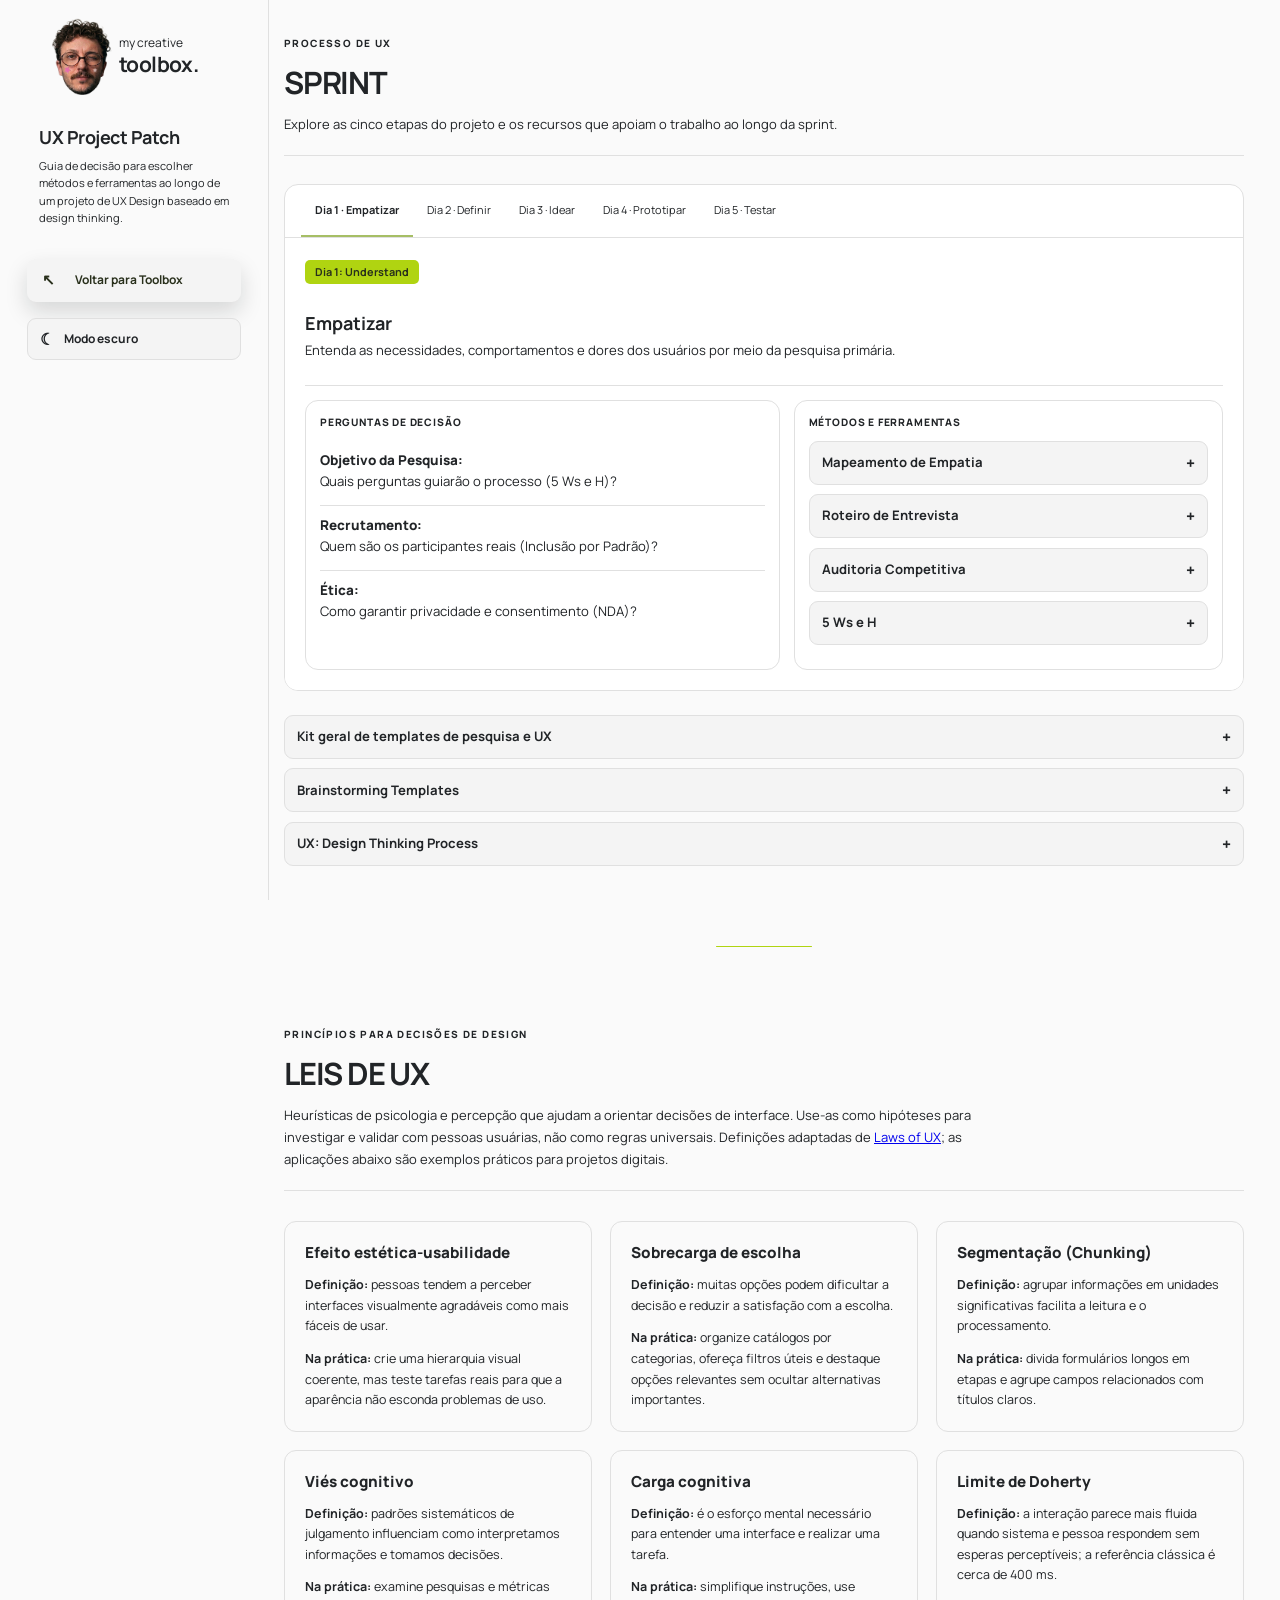
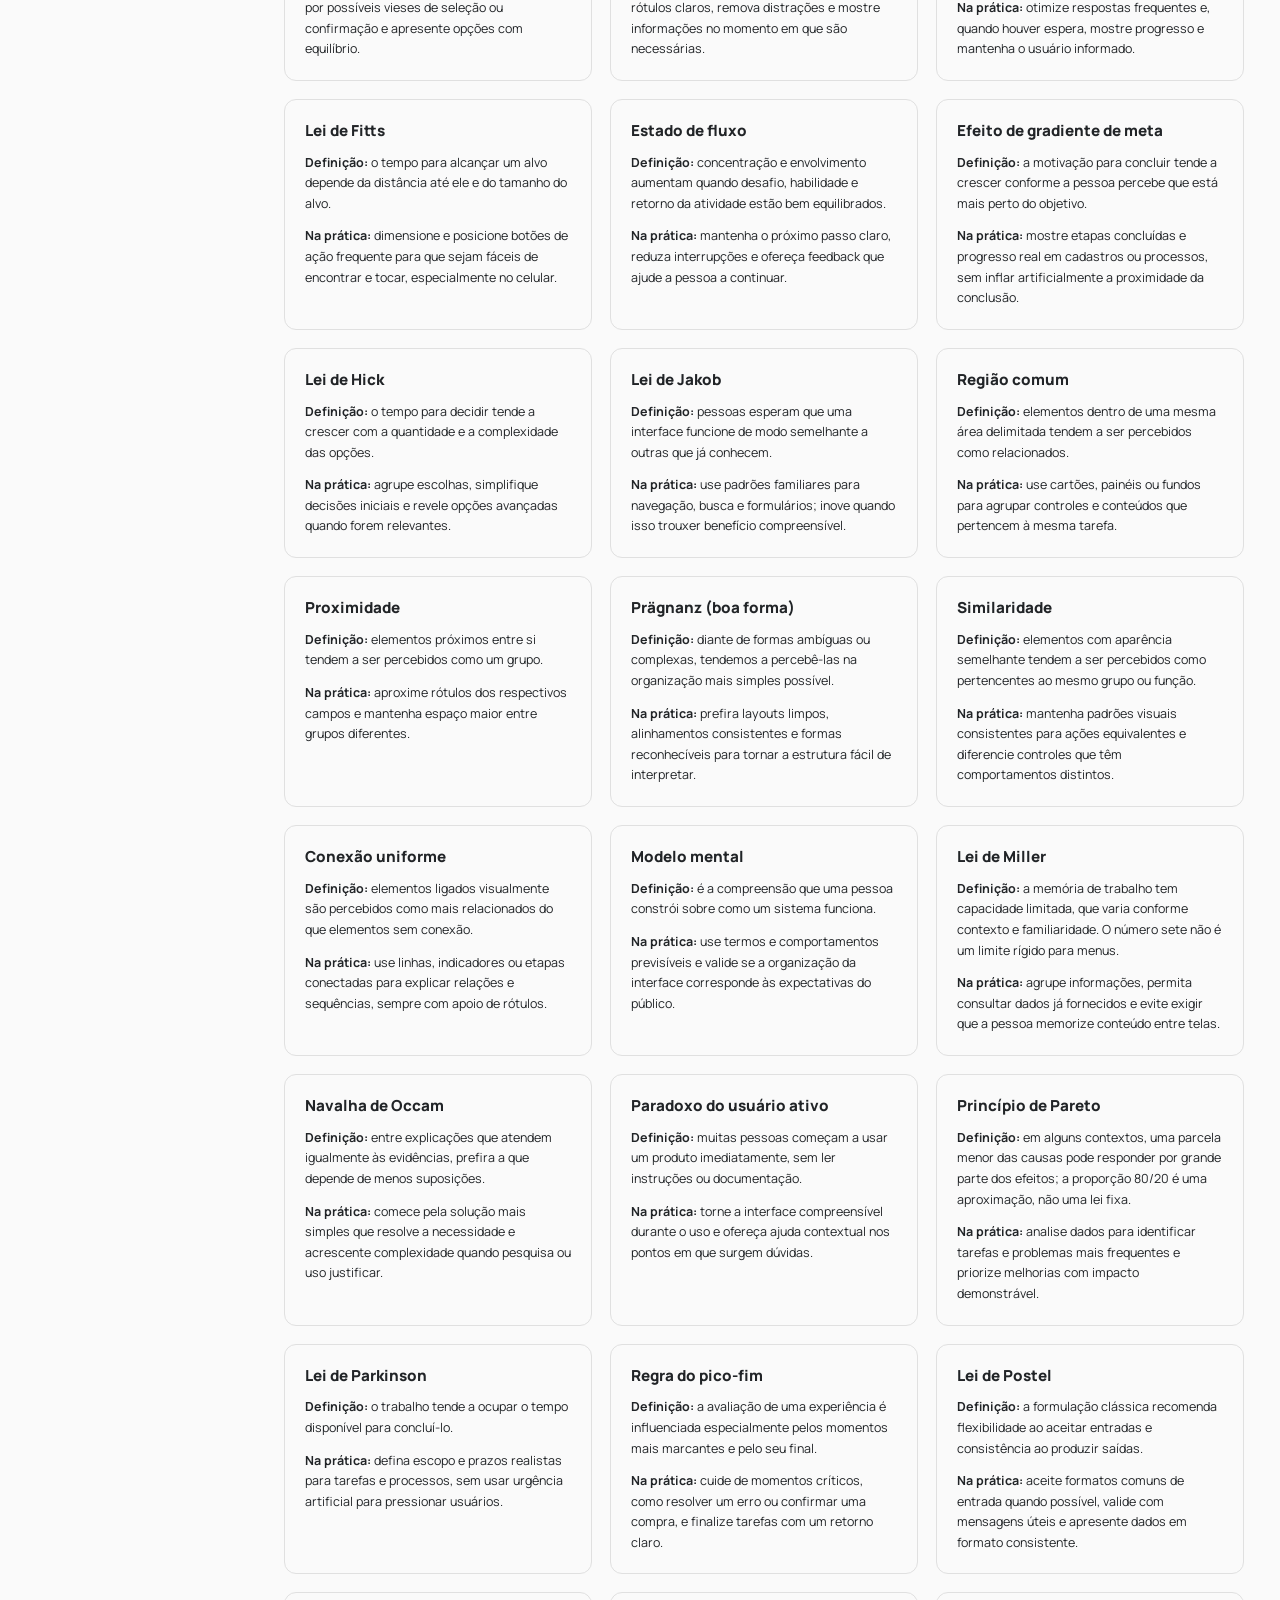
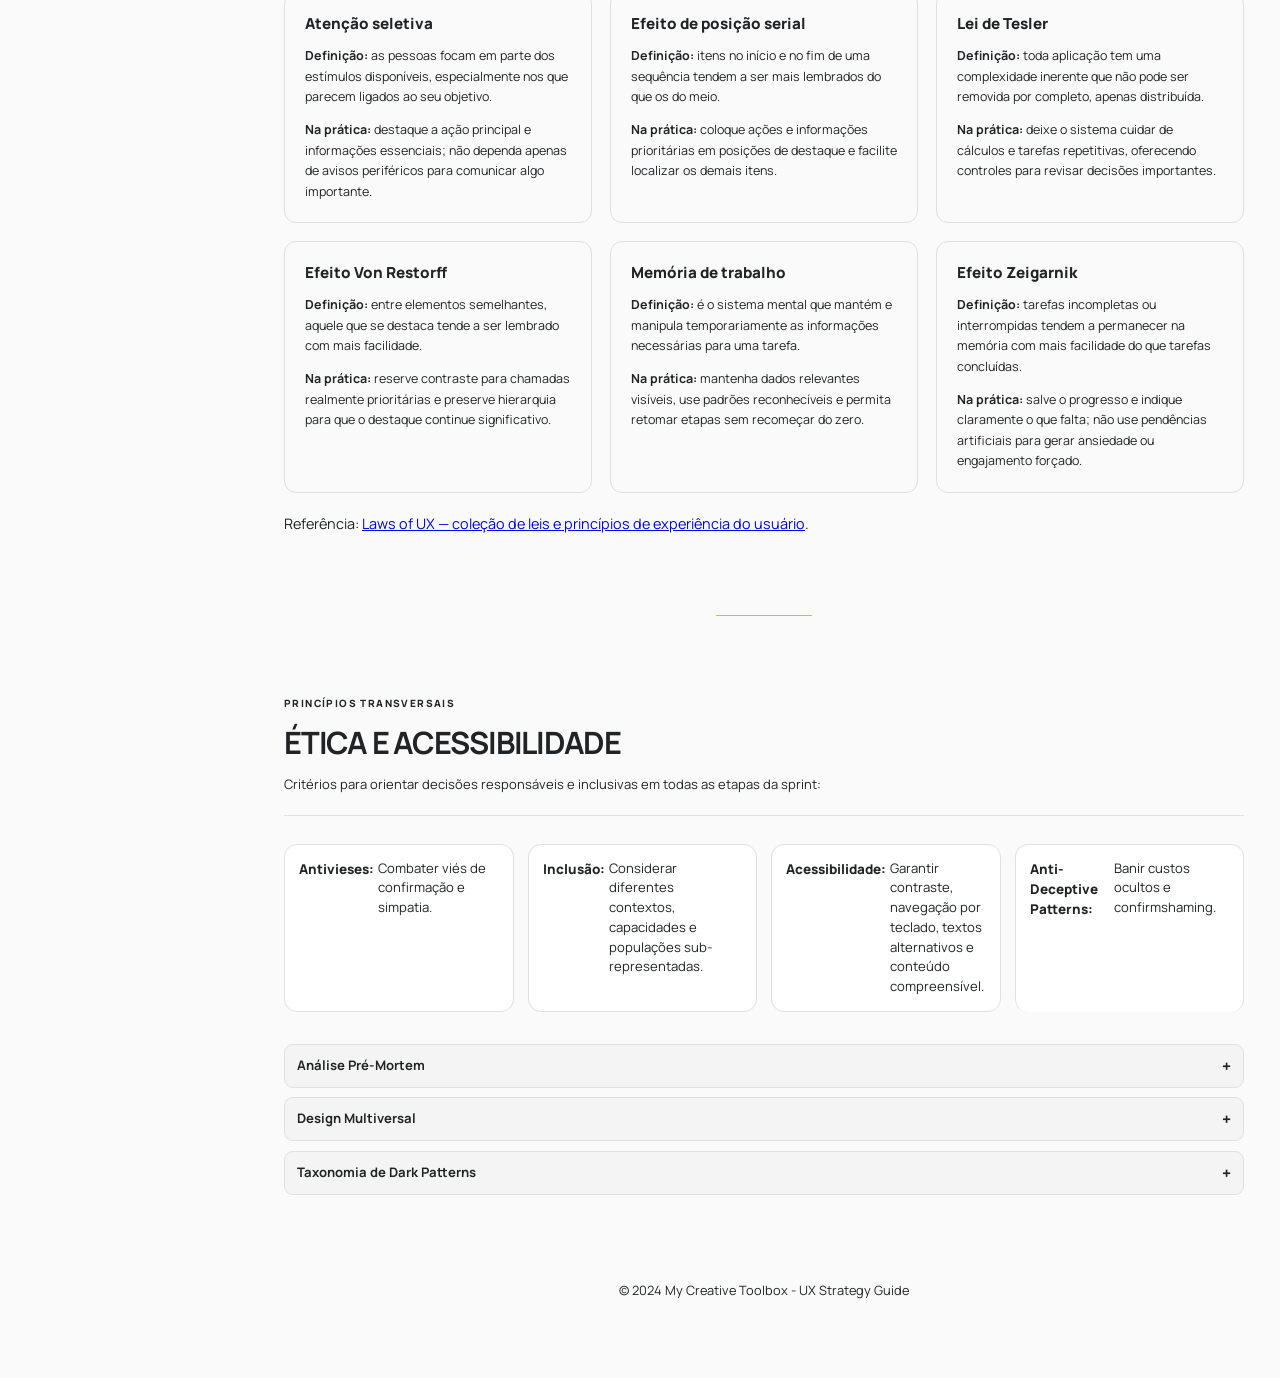
<file: uxpatch.html>
﻿<!DOCTYPE html>
<html lang="pt-br">
<head>
    <meta charset="UTF-8">
    <meta name="viewport" content="width=device-width, initial-scale=1.0">
    <title>Toolbox</title>
    <link rel="icon" type="image/png" href="assets/icon-aba-navegador.png">
    <link rel="preconnect" href="https://fonts.googleapis.com">
    <link rel="preconnect" href="https://fonts.gstatic.com" crossorigin>
    <link href="https://fonts.googleapis.com/css2?family=DM+Serif+Display&family=Manrope:wght@400;600;700;800&display=swap" rel="stylesheet">
    <style>
        :root {
            /* Sync with style.css */
            --bg-color: #fafbf8;
            --bg-card: #FFFFFF;
            --text-main: #212427;
            --text-muted: #7d837a;
            --border-color: #e0e3da;
            --panel-soft: #eef0e8;
            --accent: #d8f571;
            --accent-blue: #d8f571;
            --accent-pink: #d8f571;
            --accent-orange: #d8f571;
            --accent-green: #d8f571;
            --day1: #d8f571;
            --day2: #d8f571;
            --day3: #d8f571;
            --day4: #d8f571;
            --day5: #d8f571;
            --font-main: 'Manrope', sans-serif;
            --font-serif: 'DM Serif Display', serif;
            --card-shadow: 0 4px 12px rgba(0, 0, 0, 0.05);
            --radius: 12px;
            --section-gap: 56px;
        }

        body.dark-theme {
            color-scheme: dark;
            --bg-color: #1A1A1A;
            --bg-card: #212427;
            --text-main: #FFFFFF;
            --text-muted: #CCCCCC;
            --border-color: rgba(255, 255, 255, 0.1);
            --panel-soft: #2B2F32;
            --card-shadow: 0 4px 12px rgba(0, 0, 0, 0.5);
        }

        body {
            font-family: var(--font-main);
            background-color: var(--bg-color);
            color: var(--text-main);
            margin: 0;
            line-height: 1.5;
            transition: background-color 0.3s ease;
        }

        body::before {
            content: '';
            position: fixed;
            top: 0; left: 0; width: 100%; height: 100%;
            background-image: url('assets/bg2.jpg');
            background-size: cover;
            background-position: center;
            opacity: 0.05;
            pointer-events: none;
            z-index: -1;
        }

        /* Glassmorphism Navbar */
        .navbar {
            position: fixed;
            top: 0; width: 100%; height: 64px;
            background: rgba(255, 255, 255, 0.7);
            backdrop-filter: blur(20px);
            -webkit-backdrop-filter: blur(20px);
            border-bottom: 1px solid var(--border-color);
            z-index: 2000;
            display: flex;
            align-items: center;
            justify-content: center;
        }

        body.dark-theme .navbar {
            background: rgba(28, 28, 30, 0.7);
        }

        .nav-content {
            width: 100%;
            max-width: 1100px;
            display: flex;
            justify-content: space-between;
            padding: 0 2rem;
        }

        .back-link {
            text-decoration: none;
            color: var(--accent-blue);
            font-weight: 700;
            font-size: 0.8rem;
            text-transform: uppercase;
        }

        header {
            padding: 8rem 2rem 4rem;
            text-align: center;
        }

        header h1 {
            font-family: var(--font-serif);
            font-size: 3.5rem;
            margin-bottom: 0.5rem;
        }

        .container {
            max-width: 1100px;
            margin: 0 auto;
            padding: 2rem;
        }

        /* Floating Action Nav */
        .nav-sprint {
            display: flex;
            flex-wrap: wrap;
            justify-content: center;
            gap: 1rem;
            position: sticky;
            top: 1rem;
            z-index: 100;
            margin-bottom: 3rem;
        }

        .nav-link {
            background: var(--bg-card);
            padding: 0.75rem 1.4rem;
            border-radius: 20px;
            text-decoration: none;
            color: var(--text-muted);
            font-weight: 700;
            font-size: 0.7rem;
            text-transform: uppercase;
            letter-spacing: 0.05em;
            box-shadow: var(--card-shadow);
            transition: all 0.3s ease;
            border: 1px solid var(--border-color);
        }

        .nav-link:hover { 
            transform: translateY(-3px); 
            border-color: var(--nav-accent, var(--accent-blue)); 
            color: var(--nav-accent, var(--accent-blue));
            box-shadow: 0 8px 20px rgba(16, 17, 18, 0.08);
        }

        .nav-sprint .nav-link:nth-child(4n + 1) { --nav-accent: var(--accent-green); }
        .nav-sprint .nav-link:nth-child(4n + 2) { --nav-accent: var(--accent-blue); }
        .nav-sprint .nav-link:nth-child(4n + 3) { --nav-accent: var(--accent-orange); }
        .nav-sprint .nav-link:nth-child(4n) { --nav-accent: var(--accent-pink); }

        section {
            background: var(--bg-card);
            border-radius: var(--radius);
            padding: 2.5rem;
            margin-bottom: 4rem;
            border: 1px solid var(--border-color);
            box-shadow: var(--card-shadow);
        }

        .phase-badge {
            display: inline-block;
            padding: 0.4rem 1rem;
            border-radius: 8px;
            color: #FFFFFF;
            font-weight: 800;
            font-size: 0.7rem;
            text-transform: uppercase;
            margin-bottom: 1rem;
        }

        h2 { 
            font-family: var(--font-serif);
            font-size: 2.2rem; 
            margin: 0.5rem 0; 
            letter-spacing: -0.01em; }

        .grid {
            display: grid;
            grid-template-columns: 1.1fr 0.9fr;
            gap: 2.5rem;
        }

        @media (max-width: 850px) { .grid { grid-template-columns: 1fr; } }

        h3 { 
            font-size: 0.75rem; 
            text-transform: uppercase; 
            letter-spacing: 0.05em; 
            color: var(--text-muted);
            margin-bottom: 1.2rem;
            font-weight: 800;
        }

        .decision-item {
            padding: 0.8rem 0;
            border-bottom: 1px solid var(--border-color);
            font-size: 0.85rem;
            display: flex;
            align-items: center;
            gap: 0.8rem;
        }

        .decision-item:last-child { border-bottom: none; }

        .decision-content { flex: 1; }

        .decision-content strong { color: var(--text-main); font-weight: 700; }

        /* Tool Accordions (Dropdowns) */
        details {
            background: var(--bg-color);
            border-radius: 10px;
            margin-bottom: 0.6rem;
            border: 1px solid var(--border-color);
            transition: all 0.2s ease;
        }

        details[open] {
            background: var(--bg-card);
            box-shadow: var(--card-shadow);
        }

        summary {
            padding: 0.8rem 1rem;
            cursor: pointer;
            font-weight: 700;
            font-size: 0.8rem;
            list-style: none;
            display: flex;
            justify-content: space-between;
            align-items: center;
            color: var(--text-main);
            outline: none;
        }

        summary::-webkit-details-marker { display: none; }

        summary::after {
            content: '\2304'; /* Unicode down arrow */
            color: var(--text-muted);
            font-size: 1.2rem;
            transition: transform 0.2s ease;
        }

        details[open] summary::after {
            transform: rotate(180deg);
        }

        .tool-content {
            padding: 0 1rem 1rem 1rem;
            font-size: 0.75rem;
            line-height: 1.5;
            color: var(--text-muted);
        }

        .tool-content p { margin: 0; }

        .market-section { background: #1A1A1A; color: #FFFFFF; }
        .market-section .decision-item { background: #212427; color: #CCCCCC; }

        .ux-laws-section { scroll-margin-top: 24px; }
        .ux-laws-section::before,
        #etica-acessibilidade::before { content: ''; display: block; width: 96px; height: 1px; margin: 80px auto; border-radius: 999px; background: var(--accent); }
        .ux-laws-intro { max-width: 760px; color: var(--text-muted); font-size: 0.9rem; }
        .ux-laws-grid { display: grid; grid-template-columns: repeat(3, minmax(0, 1fr)); gap: 18px; margin-top: 30px; }
        .ux-law-card { min-width: 0; padding: 20px; border: 1px solid var(--border-color); border-radius: 12px; background: var(--bg-color); }
        .ux-law-card h3 { margin: 0 0 10px; color: var(--text-main); font-size: 0.95rem; letter-spacing: 0; text-transform: none; }
        .ux-law-card p { margin: 0 0 12px; color: var(--text-muted); font-size: 0.78rem; line-height: 1.65; }
        .ux-law-card p:last-child { margin-bottom: 0; }
        .ux-law-card strong { color: var(--text-main); }
        .section-heading { margin: 0 0 28px; padding: 0 0 20px; border-bottom: 1px solid var(--border-color); }
        .section-heading-label { display: block; margin-bottom: 8px; color: var(--text-muted); font-size: 10px; font-weight: 800; letter-spacing: 0.14em; text-transform: uppercase; }
        .section-heading h2 { margin: 0 0 8px; font-size: clamp(24px, 2.4vw, 32px); letter-spacing: -0.04em; }
        .section-heading p { max-width: 720px; margin: 0; color: var(--text-muted); font-size: 13px; line-height: 1.7; }
        .template-actions { display: flex; flex-wrap: wrap; gap: 8px; margin-top: 12px; }
        .template-link { display: inline-flex; align-items: center; min-height: 36px; padding: 0 12px; border: 1px solid var(--border-color); border-radius: 8px; color: var(--text-main); background: var(--bg-card); font-size: 0.75rem; font-weight: 700; text-decoration: none; }
        .template-link:hover { border-color: #a6be65; }
        .template-link-primary { border-color: var(--accent); background: var(--accent); color: #29301c; }
        @media (max-width: 1100px) { .ux-laws-grid { grid-template-columns: repeat(2, minmax(0, 1fr)); } }
        @media (max-width: 600px) { .ux-laws-grid { grid-template-columns: 1fr; } }

        /* Alternância de botão minimalista (Sync from style.css) */
        .theme-btn {
            background: #F4F4F4;
            border: none;
            width: 60px;
            height: 30px;
            border-radius: 15px;
            position: relative;
            cursor: pointer;
            display: flex;
            align-items: center;
            justify-content: space-around;
            padding: 0 4px;
            transition: background-color 0.4s ease;
            box-shadow: inset 0 2px 4px rgba(0,0,0,0.1);
        }

        body.dark-theme .theme-btn {
            background: #212427;
        }

        .theme-slider {
            position: absolute;
            top: 3px;
            left: 3px;
            width: 24px;
            height: 24px;
            background: #FF6B00;
            border-radius: 50%;
            box-shadow: 0 0 10px rgba(255, 215, 0, 0.5);
            transition: transform 0.4s cubic-bezier(0.4, 0, 0.2, 1), background-color 0.4s ease, box-shadow 0.4s ease;
            z-index: 2;
        }

        body.dark-theme .theme-slider {
            transform: translateX(30px);
            background: #F0F0F0;
            box-shadow: 0 0 10px rgba(255, 255, 255, 0.3);
        }

        .theme-icon {
            font-size: 14px;
            z-index: 1;
            user-select: none;
            filter: grayscale(0.2);
            opacity: 0.9;
        }

        /* Catalog identity sync with index.html */
        :root {
            --bg-color: #FAFAFA;
            --bg-card: #FFFFFF;
            --text-main: #212427;
            --text-muted: #212427;
            --border-color: #E0E0E0;
            --panel-soft: #F4F4F4;
            --panel-hover: #F0F0F0;
            --accent: #B0D411;
            --accent-blue: #4A90E2;
            --accent-pink: #FF2D55;
            --accent-orange: #FF6B00;
            --accent-green: #B0D411;
            --day1: #B0D411;
            --day2: #4A90E2;
            --day3: #FF6B00;
            --day4: #FF2D55;
            --day5: #B0D411;
            --card-shadow: 0 1px 0 rgba(33, 36, 39, 0.05), 0 12px 28px rgba(33, 36, 39, 0.04);
            --radius: 16px;
        }

        html {
            scroll-padding-top: 20px;
            background: var(--bg-color);
        }

        body {
            min-height: 100vh;
            padding: 18px 22px 48px 288px;
            background: var(--bg-color);
            color: var(--text-main);
            overflow-x: hidden;
        }

        body::before {
            display: none;
        }

        .navbar {
            top: 8px;
            left: 8px;
            bottom: 8px;
            width: 216px;
            height: auto;
            padding: 10px;
            align-items: stretch;
            justify-content: flex-start;
            background: rgba(255, 255, 255, 0.82);
            border: 1px solid var(--border-color);
            border-radius: 22px;
            box-shadow: 0 18px 45px rgba(16, 17, 18, 0.08);
            overflow: hidden;
        }

        .nav-content {
            width: 100%;
            max-width: none;
            min-height: 100%;
            padding: 0;
            flex-direction: column;
            justify-content: flex-start;
            align-items: stretch;
            gap: 14px;
        }

        .back-link {
            min-height: 38px;
            border-radius: 18px;
            color: #FFFFFF;
            background: #212427;
            text-decoration: none;
            display: grid;
            grid-template-columns: 24px 1fr;
            align-items: center;
            gap: 8px;
            padding: 0 12px;
            font-size: 0.84rem;
            font-weight: 800;
            text-transform: none;
            letter-spacing: 0;
            box-shadow: 0 10px 22px rgba(16, 17, 18, 0.15);
        }

        .back-link::before {
            content: "UX";
            width: 18px;
            height: 18px;
            display: inline-flex;
            align-items: center;
            justify-content: center;
            font-size: 0.66rem;
            font-weight: 900;
        }

        .theme-btn {
            display: none;
        }

        .nav-sprint {
            position: fixed;
            top: 68px;
            left: 18px;
            bottom: 18px;
            z-index: 2100;
            width: 196px;
            margin: 0;
            display: flex;
            flex-direction: column;
            justify-content: flex-start;
            gap: 2px;
            overflow-y: auto;
        }

        .nav-sprint::before {
            content: "Sprint";
            margin: 8px 8px 6px;
            color: #CCCCCC;
            font-size: 0.64rem;
            font-weight: 800;
            letter-spacing: 0.08em;
            text-transform: uppercase;
        }

        .nav-sprint .nav-link {
            min-height: 38px;
            border-radius: 18px;
            color: #212427;
            background: transparent;
            box-shadow: none;
            border: 0;
            padding: 0 12px;
            display: flex;
            align-items: center;
            justify-content: flex-start;
            font-size: 0.84rem;
            font-weight: 700;
            text-transform: none;
            letter-spacing: 0;
        }

        .nav-sprint .nav-link:hover {
            transform: none;
            color: var(--text-main);
            background: color-mix(in srgb, var(--nav-accent, var(--accent-green)) 10%, transparent);
            box-shadow: none;
        }

        header {
            max-width: none;
            padding: 0 0 22px;
            text-align: left;
            margin-bottom: 24px;
        }

        header h1 {
            font-family: var(--font-main);
            font-size: 1.6rem;
            line-height: 1.15;
            margin: 0 0 6px;
            letter-spacing: 0;
        }

        header p {
            max-width: 720px;
            margin: 0;
            color: var(--text-muted);
            font-size: 0.9rem;
        }

        .container {
            max-width: none;
            margin: 0;
            padding: 0;
        }

        section {
            --phase-accent: var(--accent-green);
            background: transparent;
            border: 0;
            border-radius: 0;
            box-shadow: none;
            padding: 0;
            margin-bottom: 32px;
        }

        #day1 { --phase-accent: var(--accent-green); }
        #day2 { --phase-accent: var(--accent-blue); }
        #day3 { --phase-accent: var(--accent-orange); }
        #day4 { --phase-accent: var(--accent-pink); }
        #day5 { --phase-accent: var(--accent-green); }

        .phase-header {
            margin-bottom: 14px;
            border-bottom: 1px solid var(--border-color);
        }

        .phase-badge {
            color: var(--text-main);
            background: var(--panel-soft) !important;
            border: 1px solid var(--border-color);
            border-radius: 999px;
            padding: 4px 10px;
            font-size: 0.68rem;
            letter-spacing: 0;
            text-transform: none;
        }

        h2 {
            font-family: var(--font-main);
            font-size: 0.98rem;
            font-weight: 800;
            margin: 10px 0 4px;
            letter-spacing: 0;
        }

        .phase-description {
            margin: 0 0 12px;
            color: var(--text-muted);
            font-size: 0.82rem;
        }

        .grid {
            display: grid;
            grid-template-columns: minmax(260px, 1.05fr) minmax(240px, 0.95fr);
            gap: 12px;
        }

        .grid > div {
            background: var(--bg-card);
            border: 1px solid var(--border-color);
            border-radius: var(--radius);
            box-shadow: var(--card-shadow);
            padding: 14px;
            min-width: 0;
        }

        h3 {
            color: #CCCCCC;
            font-size: 0.64rem;
            letter-spacing: 0.08em;
            margin: 0 0 10px;
        }

        .decision-item {
            min-height: 44px;
            padding: 10px 0;
            font-size: 0.82rem;
            border-bottom-color: var(--border-color);
            align-items: flex-start;
            gap: 0;
        }

        .decision-content {
            flex: 1;
            color: #212427;
            line-height: 1.45;
        }

        .decision-content strong,
        .decision-item > strong {
            display: block;
            margin-bottom: 2px;
            color: var(--text-main);
            font-size: 0.84rem;
            font-weight: 800;
        }

        .decision-item > strong {
            margin-right: 4px;
        }

        details {
            background: var(--panel-soft);
            border-radius: 12px;
            border-color: var(--border-color);
            box-shadow: none;
        }

        details[open] {
            background: var(--bg-card);
            border-color: var(--border-color);
            box-shadow: var(--card-shadow);
        }

        summary {
            min-height: 42px;
            padding: 0 12px;
            font-size: 0.82rem;
        }

        summary::after {
            content: "+";
            color: var(--text-muted);
            font-size: 1rem;
            font-weight: 800;
        }

        details[open] summary::after {
            transform: rotate(45deg);
        }

        .tool-content {
            padding: 0 12px 12px;
            font-size: 0.78rem;
        }

        footer {
            margin: 0;
        }

        /* Shared toolbox identity */
        html { scroll-padding-top: 100px; }
        body { background: var(--bg-color); color: var(--text-main); padding: 36px 36px 48px 284px; }
        body::before { display: none; }
        .navbar {
            top: 0; left: 0; right: auto; bottom: 0; width: 248px; height: auto;
            justify-content: flex-start; border: 0; border-right: 1px solid var(--border-color);
            border-radius: 0; background: var(--bg-color); backdrop-filter: none; box-shadow: none;
        }
        .nav-content {
            width: 100%; max-width: none; height: 100%; padding: 0 17px 20px;
            flex-direction: column; align-items: stretch; justify-content: flex-start; gap: 16px;
        }
        .nav-brand {
            min-height: 93px; padding: 0 12px; display: grid; grid-template-columns: 84px 1fr;
            gap: 0; align-items: center; color: var(--text-main); text-decoration: none;
            background: transparent; box-shadow: none; border-radius: 0;
        }
        .nav-brand-icon { width: 84px; height: 84px; object-fit: contain; }
        .brand-wordmark { margin-left: -4px; color: var(--text-main); font-size: 12px; line-height: 1.3; }
        .brand-wordmark strong { display: block; font-size: 21px; letter-spacing: -.6px; }
        .sidebar-page-info { padding: 8px 12px 16px; }
        .sidebar-page-info h1 { margin: 0 0 8px; color: var(--text-main); font-size: 18px; font-weight: 700; line-height: 1.2; letter-spacing: -0.5px; }
        .sidebar-page-info p { margin: 0; color: var(--text-muted); font-size: 11px; line-height: 1.6; }
        .back-link {
            display: flex; align-items: center; min-height: 43px; padding: 0 12px;
            border-radius: 9px; background: var(--panel-soft); color: #29301c;
            font-size: 12px; font-weight: 700; text-transform: none; letter-spacing: 0;
        }
        .back-link::before { content: '↖'; margin-right: 10px; font-size: 15px; }
        .theme-toggle {
            display: inline-flex; flex: 0 0 auto; align-items: center; justify-content: flex-start; gap: 10px;
            min-height: 42px; width: 100%; padding: 0 12px; border: 1px solid var(--border-color);
            border-radius: 9px; background: var(--panel-soft); color: var(--text-main);
            font: inherit; font-size: 12px; font-weight: 700; text-align: left; cursor: pointer;
        }
        .theme-toggle:hover { border-color: #a6be65; }
        .theme-toggle-icon { font-size: 16px; line-height: 1; }
        body.dark-theme .theme-toggle { background: var(--bg-card); }
        body.dark-theme .back-link { background: var(--panel-soft); color: var(--text-main); }
        body.dark-theme .nav-sprint .nav-link { color: var(--text-muted); }
        body.dark-theme .nav-sprint .nav-link[aria-selected="true"] { color: var(--text-main); }
        body.dark-theme .phase-description,
        body.dark-theme .decision-content,
        body.dark-theme .tool-content { color: var(--text-muted); }
        body.dark-theme .decision-item { border-color: var(--border-color); }
        body.dark-theme .phase-badge { color: #29301c; }
        .container { max-width: none; padding: 0; }
        .nav-sprint {
            position: sticky; top: 16px; left: auto; right: auto; bottom: auto; z-index: 100;
            width: auto; flex-direction: row; flex-wrap: wrap; justify-content: flex-start;
            gap: 8px; overflow: visible; margin: 0 0 30px; padding: 0;
        }
        .nav-sprint .nav-link, .nav-link {
            padding: 9px 13px; border: 1px solid var(--border-color); border-radius: 9px;
            background: var(--bg-card); color: var(--text-main); box-shadow: none;
            font-size: 11px; font-weight: 600; text-transform: none; letter-spacing: 0;
        }
        .sprint-card { overflow: hidden; margin-bottom: 24px; border: 1px solid var(--border-color); border-radius: 14px; background: var(--bg-card); }
        .nav-sprint {
            position: static; top: auto; z-index: auto; flex-wrap: nowrap; gap: 0; overflow-x: auto;
            margin: 0; padding: 0 16px; border-bottom: 1px solid var(--border-color); scrollbar-width: thin;
        }
        .nav-sprint::before { display: none; }
        .nav-sprint .nav-link {
            flex: 0 0 auto; min-height: 52px; padding: 0 14px; border: 0; border-radius: 0;
            border-bottom: 2px solid transparent; background: transparent; color: var(--text-muted);
            cursor: pointer; font: inherit; font-size: 11px; white-space: nowrap;
        }
        .nav-sprint .nav-link:hover { transform: none; border-bottom-color: #c9d99b; background: transparent; color: var(--text-main); box-shadow: none; }
        .nav-sprint .nav-link[aria-selected="true"] { border-bottom-color: #a6be65; color: var(--text-main); font-weight: 700; }
        .sprint-card section[role="tabpanel"] { margin: 0; padding: 20px; background: var(--bg-card); }
        .sprint-card section[hidden] { display: none; }
        section { margin-bottom: 28px; }
        .container > section { margin-bottom: var(--section-gap); }
        .phase-header { padding-bottom: 12px; }
        .phase-badge { color: #29301c; background: var(--accent) !important; border: 0; border-radius: 5px; font-weight: 700; }
        h2 { color: var(--text-main); font-family: var(--font-main); font-size: 18px; font-weight: 700; }
        .phase-description { color: var(--text-muted); }
        .grid { gap: 14px; }
        .grid > div { border-radius: 13px; box-shadow: none; }
        h3 { color: var(--text-muted); }
        .decision-content { color: var(--text-muted); }
        details, details[open] { border-radius: 9px; box-shadow: none; }
        .market-section, .market-section .decision-item { background: var(--bg-card); color: var(--text-main); }
        footer { padding: 30px 0 !important; color: var(--text-muted) !important; }

        @media (max-width: 900px) {
            body {
                padding: 88px 14px 36px;
            }

            .navbar {
                right: 8px;
                bottom: auto;
                width: auto;
                height: 64px;
                border-radius: 22px;
            }

            .nav-content {
                min-height: 0;
                flex-direction: row;
                align-items: center;
            }

            .back-link {
                min-width: 156px;
            }

            .nav-sprint {
                position: static;
                width: auto;
                flex-direction: row;
                overflow-x: auto;
                margin-bottom: 20px;
                padding-bottom: 4px;
            }

            .nav-sprint::before {
                display: none;
            }

            .nav-sprint .nav-link {
                flex: 0 0 auto;
                background: var(--bg-card);
                border: 1px solid var(--border-color);
            }

            .grid,
            .grid[style] {
                grid-template-columns: 1fr !important;
            }
        }
        @media (max-width: 900px) {
            body { padding: 36px 22px 36px 202px; }
            .navbar { right: auto; bottom: 0; width: 180px; height: auto; border-radius: 0; }
            .nav-content { min-height: 0; flex-direction: column; align-items: stretch; }
            .nav-brand { width: auto; min-height: 72px; grid-template-columns: 58px 1fr; }
            .nav-brand-icon { width: 58px; height: 58px; }
            .brand-wordmark { margin-left: -5px; }
            .back-link { min-width: 0; }
            .theme-toggle { width: 100%; }
        }
        @media (max-width: 600px) {
            body { padding: 104px 18px 28px; }
            :root { --section-gap: 40px; }
            .navbar { width: 100%; height: 72px; bottom: auto; border-right: 0; border-bottom: 1px solid var(--border-color); }
            .nav-content { height: 72px; padding: 0 12px; flex-direction: row; align-items: center; justify-content: space-between; }
            .nav-brand { width: auto; min-height: 72px; grid-template-columns: 58px auto; padding: 0; }
            .nav-brand-icon { width: 58px; height: 58px; }
            .brand-wordmark { margin-left: -5px; }
            .back-link { min-height: 38px; padding: 0 10px; }
            .sidebar-page-info { display: none; }
            .theme-toggle { width: 38px; min-width: 38px; min-height: 38px; justify-content: center; padding: 0; }
            .theme-toggle-label { display: none; }
            .nav-sprint { position: static; overflow-x: auto; flex-wrap: nowrap; padding-bottom: 5px; }
            .nav-sprint .nav-link { flex: 0 0 auto; }
        }
    </style>
</head>
<body>
    <script>
        try { if (localStorage.getItem('my-creative-box-theme') === 'dark') document.body.classList.add('dark-theme'); } catch (_) {}
    </script>

    <nav class="navbar">
        <div class="nav-content">
            <a href="index.html" class="nav-brand">
                <img class="nav-brand-icon" src="assets/logo.png" alt="">
                <span class="brand-wordmark">my creative<strong>toolbox.</strong></span>
            </a>
            <div class="sidebar-page-info">
                <h1>UX Project Patch</h1>
                <p>Guia de decisão para escolher métodos e ferramentas ao longo de um projeto de UX Design baseado em design thinking.</p>
            </div>
            <a href="index.html" class="back-link">Voltar para Toolbox</a>
            <button type="button" class="theme-toggle" aria-label="Ativar modo escuro" aria-pressed="false">
                <span class="theme-toggle-icon" aria-hidden="true">☾</span>
                <span class="theme-toggle-label">Modo escuro</span>
            </button>
        </div>
    </nav>

    <div class="container">
        <div class="section-heading" aria-labelledby="sprint-title">
            <span class="section-heading-label">Processo de UX</span>
            <h2 id="sprint-title">SPRINT</h2>
            <p>Explore as cinco etapas do projeto e os recursos que apoiam o trabalho ao longo da sprint.</p>
        </div>
        <div class="sprint-card">
            <nav class="nav-sprint" role="tablist" aria-label="Dias do UX Project Patch">
                <button type="button" id="tab-day1" class="nav-link" role="tab" aria-controls="day1" aria-selected="true" tabindex="0">Dia 1 · Empatizar</button>
                <button type="button" id="tab-day2" class="nav-link" role="tab" aria-controls="day2" aria-selected="false" tabindex="-1">Dia 2 · Definir</button>
                <button type="button" id="tab-day3" class="nav-link" role="tab" aria-controls="day3" aria-selected="false" tabindex="-1">Dia 3 · Idear</button>
                <button type="button" id="tab-day4" class="nav-link" role="tab" aria-controls="day4" aria-selected="false" tabindex="-1">Dia 4 · Prototipar</button>
                <button type="button" id="tab-day5" class="nav-link" role="tab" aria-controls="day5" aria-selected="false" tabindex="-1">Dia 5 · Testar</button>
            </nav>

        <!-- DIA 1: EMPATIZAR -->
        <section id="day1" role="tabpanel" aria-labelledby="tab-day1" tabindex="0">
            <div class="phase-header">
                <span class="phase-badge" style="background: var(--day1);">Dia 1: Understand</span>
                <h2>Empatizar</h2>
                <p class="phase-description">Entenda as necessidades, comportamentos e dores dos usuários por meio da pesquisa primária.</p>
            </div>
            <div class="grid">
                <div>
                    <h3>Perguntas de decisão</h3>
                    <div class="decision-item">
                        <div class="decision-content"><strong>Objetivo da Pesquisa:</strong> Quais perguntas guiarão o processo (5 Ws e H)?</div>
                    </div>
                    <div class="decision-item">
                        <div class="decision-content"><strong>Recrutamento:</strong> Quem são os participantes reais (Inclusão por Padrão)?</div>
                    </div>
                    <div class="decision-item">
                        <div class="decision-content"><strong>Ética:</strong> Como garantir privacidade e consentimento (NDA)?</div>
                    </div>
                </div>
                <div>
                    <h3>Métodos e ferramentas</h3>
                    <details>
                        <summary>Mapeamento de Empatia</summary>
                        <div class="tool-content">
                            <p>Ferramenta para sintetizar o que a pessoa usuária diz, pensa, faz e sente, ajudando a equipe a organizar aprendizados da pesquisa.</p>
                            <div class="template-actions">
                                <a class="template-link template-link-primary" href="assets/templates/Empathy%20Map%20Template%20-%201.pdf" target="_blank" rel="noopener noreferrer">Visualizar template 1 ↗</a>
                                <a class="template-link" href="assets/templates/Empathy%20Map%20Template%20-%201.pdf" download="Empathy Map Template - 1.pdf">Baixar PDF 1</a>
                            </div>
                            <div class="template-actions">
                                <a class="template-link template-link-primary" href="assets/templates/Empathy%20Map%20Template%20-%202.pdf" target="_blank" rel="noopener noreferrer">Visualizar template 2 ↗</a>
                                <a class="template-link" href="assets/templates/Empathy%20Map%20Template%20-%202.pdf" download="Empathy Map Template - 2.pdf">Baixar PDF 2</a>
                            </div>
                            <div class="template-actions">
                                <a class="template-link template-link-primary" href="assets/templates/Empathy%20Map%20Template%20-%203.png" target="_blank" rel="noopener noreferrer">Visualizar template 3 ↗</a>
                                <a class="template-link" href="assets/templates/Empathy%20Map%20Template%20-%203.png" download="Empathy Map Template - 3.png">Baixar PNG 3</a>
                            </div>
                            <div class="template-actions">
                                <a class="template-link template-link-primary" href="assets/templates/Empathy%20Map%20Template%20-%204.png" target="_blank" rel="noopener noreferrer">Visualizar template 4 ↗</a>
                                <a class="template-link" href="assets/templates/Empathy%20Map%20Template%20-%204.png" download="Empathy Map Template - 4.png">Baixar PNG 4</a>
                            </div>
                            <div class="template-actions">
                                <a class="template-link" href="https://www.figma.com/community/file/1349321085655600278/empathy-map-templates" target="_blank" rel="noopener noreferrer">Abrir template editável no Figma ↗</a>
                            </div>
                        </div>
                    </details>
                    <details>
                        <summary>Roteiro de Entrevista</summary>
                        <div class="tool-content">
                            <p>Documento estruturado com objetivos e perguntas abertas para orientar uma pesquisa e guiar entrevistas sem induzir as respostas.</p>
                            <div class="template-actions">
                                <a class="template-link template-link-primary" href="https://www.figma.com/community/file/992844865674063456/ux-research-plan-with-auto-layout" target="_blank" rel="noopener noreferrer">Abrir UX Research Plan editável no Figma ↗</a>
                            </div>
                        </div>
                    </details>
                    <details>
                        <summary>Auditoria Competitiva</summary>
                        <div class="tool-content">
                            <p>Análise de concorrentes diretos e indiretos para identificar forças, fraquezas, padrões recorrentes e lacunas de mercado.</p>
                            <div class="template-actions">
                                <a class="template-link template-link-primary" href="assets/templates/Pattern%20Identification%20Template.docx" download="Pattern Identification Template.docx">Baixar template de identificação de padrões (.docx)</a>
                            </div>
                        </div>
                    </details>
                    <details>
                        <summary>5 Ws e H</summary>
                        <div class="tool-content">
                            <p>Estruture a investigação com Quem, O quê, Onde, Quando, Por quê e Como para compreender melhor o contexto do problema.</p>
                            <div class="template-actions">
                                <a class="template-link template-link-primary" href="assets/templates/5W1H.pdf" target="_blank" rel="noopener noreferrer">Visualizar template 5W1H ↗</a>
                                <a class="template-link" href="assets/templates/5W1H.pdf" download="5W1H.pdf">Baixar PDF</a>
                                <a class="template-link template-link-primary" href="assets/templates/5W1H-2.png" target="_blank" rel="noopener noreferrer">Visualizar template 5W1H 2 ↗</a>
                                <a class="template-link" href="assets/templates/5W1H-2.png" download="5W1H-2.png">Baixar PNG</a>
                            </div>
                            <div class="template-actions">
                                <a class="template-link" href="https://www.figma.com/community/file/1219775357168746325/5w1h-for-design-projects?q_id=addc9654-4050-4287-a37a-fbffcda135ad" target="_blank" rel="noopener noreferrer">Abrir 5W1H for design projects editável no Figma ↗</a>
                                <a class="template-link" href="https://www.figma.com/community/file/1450800901383922428/5w1h-template-the-conference-room?q_id=addc9654-4050-4287-a37a-fbffcda135ad" target="_blank" rel="noopener noreferrer">Abrir 5W1H Template editável no Figma ↗</a>
                            </div>
                        </div>
                    </details>
                </div>
            </div>
        </section>

        <!-- DIA 2: DEFINIR -->
        <section id="day2" role="tabpanel" aria-labelledby="tab-day2" tabindex="0" hidden>
            <div class="phase-header">
                <span class="phase-badge" style="background: var(--day2);">Dia 2: Define</span>
                <h2>Definir</h2>
                <p class="phase-description">Filtre as descobertas da pesquisa para definir o problema central e metas de design.</p>
            </div>
            <div class="grid">
                <div>
                    <h3>Perguntas de decisão</h3>
                    <div class="decision-item">
                        <div class="decision-content"><strong>Atrito Central:</strong> O problema é financeiro, de produto, processo ou suporte?</div>
                    </div>
                    <div class="decision-item">
                        <div class="decision-content"><strong>Foco:</strong> Qual Problem Statement priorizar (Persona + Necessidade + Insight)?</div>
                    </div>
                    <div class="decision-item">
                        <div class="decision-content"><strong>Proposta de Valor:</strong> Quais dores os concorrentes deixaram em aberto?</div>
                    </div>
                </div>
                <div>
                    <h3>Métodos e ferramentas</h3>
                    <details>
                        <summary>User Personas</summary>
                        <div class="tool-content">
                            <p>Perfis baseados em dados de pesquisa que representam objetivos, comportamentos e necessidades de grupos de pessoas usuárias.</p>
                            <div class="template-actions">
                                <a class="template-link template-link-primary" href="assets/templates/User%20Persona%20Template.pdf" target="_blank" rel="noopener noreferrer">Visualizar template PDF ↗</a>
                                <a class="template-link" href="assets/templates/User%20Persona%20Template.pdf" download="User Persona Template.pdf">Baixar PDF</a>
                                <a class="template-link template-link-primary" href="assets/templates/User%20Persona%20Template.png" target="_blank" rel="noopener noreferrer">Visualizar imagem ↗</a>
                                <a class="template-link" href="assets/templates/User%20Persona%20Template.png" download="User Persona Template.png">Baixar PNG</a>
                                <a class="template-link" href="https://www.figma.com/community/file/1300140210593181007/user-personas-ux-uxis-academy?q_id=adf9d81a-3c99-4b96-ab9c-9bffebbe3591" target="_blank" rel="noopener noreferrer">Abrir template editável no Figma ↗</a>
                            </div>
                        </div>
                    </details>
                    <details>
                        <summary>User Journey Map</summary>
                        <div class="tool-content">
                            <p>Visualização do caminho do usuário, destacando etapas, pontos de contato, pensamentos, emoções, dores e oportunidades de melhoria.</p>
                            <div class="template-actions">
                                <a class="template-link template-link-primary" href="assets/templates/User%20Journey%20Map%20Template.pdf" target="_blank" rel="noopener noreferrer">Visualizar PDF ↗</a>
                                <a class="template-link" href="assets/templates/User%20Journey%20Map%20Template.pdf" download="User Journey Map Template.pdf">Baixar PDF</a>
                                <a class="template-link" href="assets/templates/User%20Journey%20Map%20Template.pptx" download="User Journey Map Template.pptx">Baixar PowerPoint (.pptx)</a>
                            </div>
                        </div>
                    </details>
                    <details>
                        <summary>Hypothesis Statement</summary>
                        <div class="tool-content">
                            <p>Declaração testável que conecta uma mudança proposta ao comportamento esperado e ao resultado para o usuário e para o negócio.</p>
                            <div class="template-actions">
                                <a class="template-link template-link-primary" href="assets/templates/Hypothesis%20Statement%20Template.pdf" target="_blank" rel="noopener noreferrer">Visualizar PDF ↗</a>
                                <a class="template-link" href="assets/templates/Hypothesis%20Statement%20Template.pdf" download="Hypothesis Statement Template.pdf">Baixar PDF</a>
                                <a class="template-link" href="assets/templates/Hypothesis%20Statement%20Template.pptx" download="Hypothesis Statement Template.pptx">Baixar PowerPoint (.pptx)</a>
                            </div>
                        </div>
                    </details>
                    <details>
                        <summary>Problem Statement</summary>
                        <div class="tool-content">
                            <p>Fórmula: [Nome] é um [Perfil] que precisa de [Necessidade] porque [Insight].</p>
                            <div class="template-actions">
                                <a class="template-link template-link-primary" href="assets/templates/Problem%20Statement%20Template.pdf" target="_blank" rel="noopener noreferrer">Visualizar PDF ↗</a>
                                <a class="template-link" href="assets/templates/Problem%20Statement%20Template.pdf" download="Problem Statement Template.pdf">Baixar PDF</a>
                                <a class="template-link" href="assets/templates/Problem%20Statement%20Template.pptx" download="Problem Statement Template.pptx">Baixar PowerPoint (.pptx)</a>
                            </div>
                        </div>
                    </details>
                    <details>
                        <summary>User Stories</summary>
                        <div class="tool-content">
                            <p>Descrições curtas de necessidades: “Como [usuário], quero [ação] para [resultado]”.</p>
                            <div class="template-actions">
                                <a class="template-link template-link-primary" href="https://www.figma.com/files/team/1566411706921095331/resources/community/file/855021256854915760?q_id=34fa5efe-d7b4-4a23-ae47-5f9a5aaad223&amp;fuid=1566411704970251110" target="_blank" rel="noopener noreferrer">Abrir User Stories Template editável no Figma ↗</a>
                                <a class="template-link" href="https://www.figma.com/files/team/1566411706921095331/resources/community/file/1245131031656387651?q_id=34fa5efe-d7b4-4a23-ae47-5f9a5aaad223&amp;fuid=1566411704970251110" target="_blank" rel="noopener noreferrer">Abrir User Stories Canvas editável no Figma ↗</a>
                                <a class="template-link template-link-primary" href="assets/templates/User%20Stories%20Canvas.png" target="_blank" rel="noopener noreferrer">Visualizar imagem ↗</a>
                                <a class="template-link" href="assets/templates/User%20Stories%20Canvas.png" download="User Stories Canvas.png">Baixar PNG</a>
                            </div>
                        </div>
                    </details>
                </div>
            </div>
        </section>

        <!-- DIA 3: IDEAR -->
        <section id="day3" role="tabpanel" aria-labelledby="tab-day3" tabindex="0" hidden>
            <div class="phase-header">
                <span class="phase-badge" style="background: var(--day3);">Dia 3: Ideate</span>
                <h2>Idear</h2>
                <p class="phase-description">Fase de brainstorming e geração em massa de soluções criativas para resolver os problemas definidos.</p>
            </div>
            <div class="grid">
                <div>
                    <h3>Perguntas de decisão</h3>
                    <div class="decision-item">
                        <div class="decision-content"><strong>Oportunidades:</strong> Como reframear problemas em perguntas abertas (HMW)?</div>
                    </div>
                    <div class="decision-item">
                        <div class="decision-content"><strong>Inclusão:</strong> Como mitigar vieses cognitivos na ideação?</div>
                    </div>
                </div>
                <div>
                    <h3>Métodos e ferramentas</h3>
                    <details>
                        <summary>How Might We (HMW)</summary>
                        <div class="tool-content">
                            <p>Transforma problemas em perguntas “Como poderíamos...?”, abrindo espaço para soluções.</p>
                            <div class="template-actions">
                                <a class="template-link template-link-primary" href="assets/templates/How%20Might%20We%20(HMW).png" target="_blank" rel="noopener noreferrer">Visualizar imagem ↗</a>
                                <a class="template-link" href="assets/templates/How%20Might%20We%20(HMW).png" download="How Might We (HMW).png">Baixar PNG</a>
                                <a class="template-link" href="https://www.figma.com/community/file/1305917804507924651/mindful-design-how-might-we-filled?q_id=a38a7ba4-19e7-459e-9e26-8dae9e06364d&amp;fuid=1566411704970251110" target="_blank" rel="noopener noreferrer">Abrir Mindful Design: How Might We editável no Figma ↗</a>
                            </div>
                        </div>
                    </details>
                    <details>
                        <summary>Crazy Eights</summary>
                        <div class="tool-content">
                            <p>Esboço rápido de oito ideias em oito minutos, priorizando quantidade e exploração.</p>
                            <div class="template-actions">
                                <a class="template-link template-link-primary" href="assets/templates/Crazy%20Eight%20Template.png" target="_blank" rel="noopener noreferrer">Visualizar imagem ↗</a>
                                <a class="template-link" href="assets/templates/Crazy%20Eight%20Template.png" download="Crazy Eight Template.png">Baixar PNG</a>
                                <a class="template-link" href="https://www.figma.com/community/file/1114265006153427236/crazy-eight-template?q_id=eb9b5d2f-6520-4afe-ab23-753d441b3222" target="_blank" rel="noopener noreferrer">Abrir Crazy Eight Template editável no Figma ↗</a>
                            </div>
                        </div>
                    </details>
                    <details>
                        <summary>SCAMPER</summary>
                        <div class="tool-content">
                            <p>Explore ideias ao Substituir, Combinar, Adaptar, Modificar, propor outros usos, Eliminar ou Reorganizar elementos.</p>
                            <div class="template-actions">
                                <a class="template-link template-link-primary" href="assets/templates/SCAMPER.png" target="_blank" rel="noopener noreferrer">Visualizar imagem ↗</a>
                                <a class="template-link" href="assets/templates/SCAMPER.png" download="SCAMPER.png">Baixar PNG</a>
                                <a class="template-link" href="https://www.figma.com/community/file/1281657861213674100/scamper?q_id=698b5c8c-c0e9-44b7-a490-7864ad700767" target="_blank" rel="noopener noreferrer">Abrir SCAMPER Template editável no Figma ↗</a>
                            </div>
                        </div>
                    </details>
                    <details>
                        <summary>Storyboards</summary>
                        <div class="tool-content">
                            <p><strong>Big Picture:</strong> foca na experiência macro e nas emoções. <strong>Close-up:</strong> detalha as interações com a interface.</p>
                            <div class="template-actions">
                                <a class="template-link template-link-primary" href="assets/templates/Storyboard%20Template.pdf" target="_blank" rel="noopener noreferrer">Visualizar PDF ↗</a>
                                <a class="template-link" href="assets/templates/Storyboard%20Template.pdf" download="Storyboard Template.pdf">Baixar PDF</a>
                                <a class="template-link" href="assets/templates/Storyboard%20Template.pptx" download="Storyboard Template.pptx">Baixar PowerPoint (.pptx)</a>
                                <a class="template-link template-link-primary" href="assets/templates/STORY%20BOARD.png" target="_blank" rel="noopener noreferrer">Visualizar imagem ↗</a>
                                <a class="template-link" href="assets/templates/STORY%20BOARD.png" download="STORY BOARD.png">Baixar PNG</a>
                                <a class="template-link" href="https://www.figma.com/community/file/1231612311802323618/story-board?q_id=e03ea84c-c46f-447c-8912-6c20a8970236&amp;fuid=1566411704970251110" target="_blank" rel="noopener noreferrer">Abrir STORY BOARD editável no Figma ↗</a>
                            </div>
                        </div>
                    </details>
                </div>
            </div>
        </section>

        <!-- DIA 4: PROTOTIPAR -->
        <section id="day4" role="tabpanel" aria-labelledby="tab-day4" tabindex="0" hidden>
            <div class="phase-header">
                <span class="phase-badge" style="background: var(--day4);">Dia 4: Prototype</span>
                <h2>Prototipar</h2>
                <p class="phase-description">Fase onde as ideias ganham formas físicas ou digitais testáveis e estruturadas.</p>
            </div>
            <div class="grid">
                <div>
                    <h3>Perguntas de decisão</h3>
                    <div class="decision-item">
                        <div class="decision-content"><strong>Arquitetura:</strong> Como organizar a hierarquia e sitemaps?</div>
                    </div>
                    <div class="decision-item">
                        <div class="decision-content"><strong>Fidelidade:</strong> Lo-Fi para validar fluxo ou Hi-Fi para visual?</div>
                    </div>
                    <div class="decision-item">
                        <div class="decision-content"><strong>Consistência:</strong> Usar um Design System ou Master Components?</div>
                    </div>
                </div>
                <div>
                    <h3>Métodos e ferramentas</h3>
                    <details>
                        <summary>Sitemaps / IA</summary>
                        <div class="tool-content">
                            <p>Planta visual que conecta as páginas de maneira lógica, mapeando a estrutura organizacional.</p>
                            <div class="template-actions">
                                <a class="template-link template-link-primary" href="assets/templates/Website%20Sitemap%20Template.png" target="_blank" rel="noopener noreferrer">Visualizar imagem ↗</a>
                                <a class="template-link" href="assets/templates/Website%20Sitemap%20Template.png" download="Website Sitemap Template.png">Baixar PNG</a>
                                <a class="template-link" href="https://www.figma.com/community/file/1551971171138543180/website-sitemap-template?q_id=c8e0d669-cc30-4bdb-9f1e-81aece87a1c8" target="_blank" rel="noopener noreferrer">Abrir editável no Figma ↗</a>
                            </div>
                        </div>
                    </details>
                    <details>
                        <summary>Wireframes</summary>
                        <div class="tool-content">
                            <p>Esboços estruturais de baixa fidelidade para definir layout e hierarquia sem focar no visual. Escolha um dos templates para desktop:</p>
                            <div class="template-actions">
                                <a class="template-link template-link-primary" href="assets/templates/Website%20Wireframes%20UI%20Kit.png" target="_blank" rel="noopener noreferrer">Visualizar imagem ↗</a>
                                <a class="template-link" href="assets/templates/Website%20Wireframes%20UI%20Kit.png" download="Website Wireframes UI Kit.png">Baixar PNG</a>
                                <a class="template-link" href="https://www.figma.com/community/file/1212997233512196965/website-wireframes-ui-kit" target="_blank" rel="noopener noreferrer">Abrir editável no Figma ↗</a>
                            </div>
                            <div class="template-actions">
                                <a class="template-link template-link-primary" href="assets/templates/wireframe-desktop-template.pdf" target="_blank" rel="noopener noreferrer">Visualizar desktop 1 ↗</a>
                                <a class="template-link" href="assets/templates/wireframe-desktop-template.pdf" download="wireframe-desktop-template.pdf">Baixar desktop 1</a>
                            </div>
                            <div class="template-actions">
                                <a class="template-link template-link-primary" href="assets/templates/wireframe-desktop-template-2.pdf" target="_blank" rel="noopener noreferrer">Visualizar desktop 2 ↗</a>
                                <a class="template-link" href="assets/templates/wireframe-desktop-template-2.pdf" download="wireframe-desktop-template-2.pdf">Baixar desktop 2</a>
                            </div>
                            <div class="template-actions">
                                <a class="template-link template-link-primary" href="assets/templates/wireframe-desktop-template-3.pdf" target="_blank" rel="noopener noreferrer">Visualizar desktop 3 ↗</a>
                                <a class="template-link" href="assets/templates/wireframe-desktop-template-3.pdf" download="wireframe-desktop-template-3.pdf">Baixar desktop 3</a>
                            </div>
                            <div class="template-actions">
                                <a class="template-link template-link-primary" href="assets/templates/wireframe-desktop-template-4.pdf" target="_blank" rel="noopener noreferrer">Visualizar desktop 4 ↗</a>
                                <a class="template-link" href="assets/templates/wireframe-desktop-template-4.pdf" download="wireframe-desktop-template-4.pdf">Baixar desktop 4</a>
                            </div>
                        </div>
                    </details>
                    <details>
                        <summary>Design Systems</summary>
                        <div class="tool-content">
                            <p>Padrões reutilizáveis (Apple HIG / Material) que garantem consistência e eficiência.</p>
                            <div class="template-actions">
                                <a class="template-link template-link-primary" href="assets/templates/Design%20System.png" target="_blank" rel="noopener noreferrer">Visualizar imagem ↗</a>
                                <a class="template-link" href="assets/templates/Design%20System.png" download="Design System.png">Baixar PNG</a>
                                <a class="template-link" href="https://www.figma.com/community/file/1267195373409722424/design-system?q_id=8db86403-59b1-47d3-908e-9f8eab7834e1" target="_blank" rel="noopener noreferrer">Abrir editável no Figma ↗</a>
                            </div>
                        </div>
                    </details>
                    <details>
                        <summary>Figma (Auto Layout/Variants)</summary>
                        <div class="tool-content">
                            <p>Recursos para criar designs responsivos e agrupar diferentes estados de componentes.</p>
                            <div class="template-actions"><a class="template-link template-link-primary" href="https://www.figma.com/community/file/784448220678228461/figma-auto-layout-playground?q_id=9450a917-552e-4a37-a6f1-1d7fe0672f20&amp;fuid=1566411704970251110" target="_blank" rel="noopener noreferrer">Abrir Figma Auto Layout Playground ↗</a></div>
                            <div class="template-actions"><a class="template-link" href="https://www.figma.com/community/file/809752704119681183/creating-tables-in-figma-with-auto-layout?q_id=9450a917-552e-4a37-a6f1-1d7fe0672f20&amp;fuid=1566411704970251110" target="_blank" rel="noopener noreferrer">Abrir Creating Tables in Figma with Auto Layout ↗</a></div>
                        </div>
                    </details>
                </div>
            </div>
        </section>

        <!-- DIA 5: TESTAR -->
        <section id="day5" role="tabpanel" aria-labelledby="tab-day5" tabindex="0" hidden>
            <div class="phase-header">
                <span class="phase-badge" style="background: var(--day5);">Dia 5: Test</span>
                <h2>Testar</h2>
                <p class="phase-description">Teste as soluções com usuários reais para validar funcionalidades e identificar ajustes.</p>
            </div>
            <div class="grid">
                <div>
                    <h3>Perguntas de decisão</h3>
                    <div class="decision-item">
                        <div class="decision-content"><strong>Método:</strong> Teste moderado (qualitativo) ou não-moderado?</div>
                    </div>
                    <div class="decision-item">
                        <div class="decision-content"><strong>Métricas:</strong> Como medir sucesso (SUS, Tempo, Taxa de Erro)?</div>
                    </div>
                    <div class="decision-item">
                        <div class="decision-content"><strong>Priorização:</strong> Quais falhas (P0, P1, P2) corrigir agora?</div>
                    </div>
                </div>
                <div>
                    <h3>Métodos e ferramentas</h3>
                    <details>
                        <summary>Estudo de Usabilidade</summary>
                        <div class="tool-content">
                            <p>Pessoas usuárias interagem com o protótipo enquanto a equipe observa barreiras e facilidades. Use a planilha para apoiar o planejamento e registro do estudo.</p>
                            <div class="template-actions">
                                <a class="template-link template-link-primary" href="assets/templates/template%20usability%20study.xlsx" download="template usability study.xlsx">Baixar template de estudo (.xlsx)</a>
                            </div>
                            <div class="template-actions"><a class="template-link template-link-primary" href="https://www.figma.com/community/file/1464261175708090230/usability-test-planning-and-analysis-template?q_id=a1e359a3-14e0-438f-b830-c4a0420ae03a" target="_blank" rel="noopener noreferrer">Abrir Usability Test Planning and Analysis Template ↗</a></div>
                            <div class="template-actions"><a class="template-link" href="https://www.figma.com/community/file/1356687634364854815/conduct-an-unmoderated-usability-test-template?q_id=256009cd-5b33-4907-931b-ff8356d96e99" target="_blank" rel="noopener noreferrer">Abrir Conduct An Unmoderated Usability Test ↗</a></div>
                        </div>
                    </details>
                    <details>
                        <summary>Diagrama de Afinidade</summary>
                        <div class="tool-content">
                            <p>Organização de feedbacks em clusters temáticos para identificar problemas recorrentes.</p>
                            <div class="template-actions"><a class="template-link template-link-primary" href="https://www.figma.com/community/file/1028020937301708374/affinity-diagram?q_id=f75f57f9-60ce-47f5-9978-f2b6374b484a" target="_blank" rel="noopener noreferrer">Abrir Affinity diagram editável no Figma ↗</a></div>
                        </div>
                    </details>
                    <details>
                        <summary>System Usability Scale (SUS)</summary>
                        <div class="tool-content">
                            <p>Questionário de 10 perguntas para medir quantitativamente a facilidade de uso do sistema.</p>
                            <div class="template-actions">
                                <a class="template-link template-link-primary" href="assets/templates/System%20Usability%20Scale%20Toolkit.png" target="_blank" rel="noopener noreferrer">Visualizar imagem ↗</a>
                                <a class="template-link" href="assets/templates/System%20Usability%20Scale%20Toolkit.png" download="System Usability Scale Toolkit.png">Baixar PNG</a>
                                <a class="template-link" href="https://www.figma.com/community/file/1415622277272761656/system-usability-scale-toolkit?q_id=0dbce5f3-c82e-460f-acb6-ffa09ee3e674&amp;fuid=1566411704970251110" target="_blank" rel="noopener noreferrer">Abrir editável no Figma ↗</a>
                            </div>
                        </div>
                    </details>
                    <details>
                        <summary>Think-Aloud Method</summary>
                        <div class="tool-content">O participante verbaliza pensamentos e decisões enquanto navega, expondo modelos mentais.</div>
                    </details>
                    <details>
                        <summary>Apresentação de Case Study</summary>
                        <div class="tool-content">
                            <p>Modelo de apresentação para organizar e comunicar o contexto, o processo, as decisões e os resultados de um projeto.</p>
                            <div class="template-actions">
                                <a class="template-link template-link-primary" href="assets/templates/Case%20study%20slide%20deck%20template.pdf" target="_blank" rel="noopener noreferrer">Visualizar PDF ↗</a>
                                <a class="template-link" href="assets/templates/Case%20study%20slide%20deck%20template.pdf" download="Case study slide deck template.pdf">Baixar PDF</a>
                                <a class="template-link" href="assets/templates/Case%20study%20slide%20deck%20template.pptx" download="Case study slide deck template.pptx">Baixar PowerPoint (.pptx)</a>
                                <a class="template-link" href="https://www.figma.com/community/file/1691239157885208511/case-study-documentation-template-for-ux-designers?q_id=c733f9a9-e009-4ecc-b949-6a357c5a4155&amp;fuid=1566411704970251110" target="_blank" rel="noopener noreferrer">Abrir Case Study Documentation Template editável no Figma ↗</a>
                            </div>
                        </div>
                    </details>
                </div>
            </div>
        </section>
        </div>

        <section class="transversal-resources" aria-label="Kit geral de templates de pesquisa e UX">
            <details>
                <summary>Kit geral de templates de pesquisa e UX</summary>
                <div class="tool-content">
                    <p>Coleção com modelos para pesquisa e atividades de UX, incluindo Matriz CSD, mapa de jornada, roteiro de entrevista, Kickoff Canvas, proposta de valor e mapa de stakeholders.</p>
                    <div class="template-actions">
                        <a class="template-link template-link-primary" href="https://www.figma.com/community/file/1502403114755767362/kit-de-templates-pesquisa-e-ux" target="_blank" rel="noopener noreferrer">Abrir kit editável no Figma ↗</a>
                    </div>
                </div>
            </details>
            <details>
                <summary>Brainstorming Templates</summary>
                <div class="tool-content">
                    <p>Coleção de estruturas para facilitar sessões de brainstorming e organizar ideias.</p>
                    <div class="template-actions">
                        <a class="template-link template-link-primary" href="https://www.figma.com/community/file/1143933002014375180/brainstorming-templates?q_id=698b5c8c-c0e9-44b7-a490-7864ad700767" target="_blank" rel="noopener noreferrer">Abrir Brainstorming Templates editável no Figma ↗</a>
                    </div>
                </div>
            </details>
            <details>
                <summary>UX: Design Thinking Process</summary>
                <div class="tool-content">
                    <p>Recurso visual para apoiar a compreensão e a condução do processo de Design Thinking em UX.</p>
                    <div class="template-actions">
                        <a class="template-link template-link-primary" href="https://www.figma.com/community/file/1300222634723559846/ux-design-thinking-process?q_id=698b5c8c-c0e9-44b7-a490-7864ad700767" target="_blank" rel="noopener noreferrer">Abrir UX: Design Thinking Process no Figma ↗</a>
                    </div>
                </div>
            </details>
        </section>

        <section id="leis-ux" class="ux-laws-section" aria-labelledby="ux-laws-title">
            <div class="section-heading">
                <span class="section-heading-label">Princípios para decisões de design</span>
                <h2 id="ux-laws-title">LEIS DE UX</h2>
                <p class="ux-laws-intro">Heurísticas de psicologia e percepção que ajudam a orientar decisões de interface. Use-as como hipóteses para investigar e validar com pessoas usuárias, não como regras universais. Definições adaptadas de <a href="https://lawsofux.com/" target="_blank" rel="noopener noreferrer">Laws of UX</a>; as aplicações abaixo são exemplos práticos para projetos digitais.</p>
            </div>
            <div class="ux-laws-grid">
                <article class="ux-law-card"><h3>Efeito estética-usabilidade</h3><p><strong>Definição:</strong> pessoas tendem a perceber interfaces visualmente agradáveis como mais fáceis de usar.</p><p><strong>Na prática:</strong> crie uma hierarquia visual coerente, mas teste tarefas reais para que a aparência não esconda problemas de uso.</p></article>
                <article class="ux-law-card"><h3>Sobrecarga de escolha</h3><p><strong>Definição:</strong> muitas opções podem dificultar a decisão e reduzir a satisfação com a escolha.</p><p><strong>Na prática:</strong> organize catálogos por categorias, ofereça filtros úteis e destaque opções relevantes sem ocultar alternativas importantes.</p></article>
                <article class="ux-law-card"><h3>Segmentação (Chunking)</h3><p><strong>Definição:</strong> agrupar informações em unidades significativas facilita a leitura e o processamento.</p><p><strong>Na prática:</strong> divida formulários longos em etapas e agrupe campos relacionados com títulos claros.</p></article>
                <article class="ux-law-card"><h3>Viés cognitivo</h3><p><strong>Definição:</strong> padrões sistemáticos de julgamento influenciam como interpretamos informações e tomamos decisões.</p><p><strong>Na prática:</strong> examine pesquisas e métricas por possíveis vieses de seleção ou confirmação e apresente opções com equilíbrio.</p></article>
                <article class="ux-law-card"><h3>Carga cognitiva</h3><p><strong>Definição:</strong> é o esforço mental necessário para entender uma interface e realizar uma tarefa.</p><p><strong>Na prática:</strong> simplifique instruções, use rótulos claros, remova distrações e mostre informações no momento em que são necessárias.</p></article>
                <article class="ux-law-card"><h3>Limite de Doherty</h3><p><strong>Definição:</strong> a interação parece mais fluida quando sistema e pessoa respondem sem esperas perceptíveis; a referência clássica é cerca de 400 ms.</p><p><strong>Na prática:</strong> otimize respostas frequentes e, quando houver espera, mostre progresso e mantenha o usuário informado.</p></article>
                <article class="ux-law-card"><h3>Lei de Fitts</h3><p><strong>Definição:</strong> o tempo para alcançar um alvo depende da distância até ele e do tamanho do alvo.</p><p><strong>Na prática:</strong> dimensione e posicione botões de ação frequente para que sejam fáceis de encontrar e tocar, especialmente no celular.</p></article>
                <article class="ux-law-card"><h3>Estado de fluxo</h3><p><strong>Definição:</strong> concentração e envolvimento aumentam quando desafio, habilidade e retorno da atividade estão bem equilibrados.</p><p><strong>Na prática:</strong> mantenha o próximo passo claro, reduza interrupções e ofereça feedback que ajude a pessoa a continuar.</p></article>
                <article class="ux-law-card"><h3>Efeito de gradiente de meta</h3><p><strong>Definição:</strong> a motivação para concluir tende a crescer conforme a pessoa percebe que está mais perto do objetivo.</p><p><strong>Na prática:</strong> mostre etapas concluídas e progresso real em cadastros ou processos, sem inflar artificialmente a proximidade da conclusão.</p></article>
                <article class="ux-law-card"><h3>Lei de Hick</h3><p><strong>Definição:</strong> o tempo para decidir tende a crescer com a quantidade e a complexidade das opções.</p><p><strong>Na prática:</strong> agrupe escolhas, simplifique decisões iniciais e revele opções avançadas quando forem relevantes.</p></article>
                <article class="ux-law-card"><h3>Lei de Jakob</h3><p><strong>Definição:</strong> pessoas esperam que uma interface funcione de modo semelhante a outras que já conhecem.</p><p><strong>Na prática:</strong> use padrões familiares para navegação, busca e formulários; inove quando isso trouxer benefício compreensível.</p></article>
                <article class="ux-law-card"><h3>Região comum</h3><p><strong>Definição:</strong> elementos dentro de uma mesma área delimitada tendem a ser percebidos como relacionados.</p><p><strong>Na prática:</strong> use cartões, painéis ou fundos para agrupar controles e conteúdos que pertencem à mesma tarefa.</p></article>
                <article class="ux-law-card"><h3>Proximidade</h3><p><strong>Definição:</strong> elementos próximos entre si tendem a ser percebidos como um grupo.</p><p><strong>Na prática:</strong> aproxime rótulos dos respectivos campos e mantenha espaço maior entre grupos diferentes.</p></article>
                <article class="ux-law-card"><h3>Prägnanz (boa forma)</h3><p><strong>Definição:</strong> diante de formas ambíguas ou complexas, tendemos a percebê-las na organização mais simples possível.</p><p><strong>Na prática:</strong> prefira layouts limpos, alinhamentos consistentes e formas reconhecíveis para tornar a estrutura fácil de interpretar.</p></article>
                <article class="ux-law-card"><h3>Similaridade</h3><p><strong>Definição:</strong> elementos com aparência semelhante tendem a ser percebidos como pertencentes ao mesmo grupo ou função.</p><p><strong>Na prática:</strong> mantenha padrões visuais consistentes para ações equivalentes e diferencie controles que têm comportamentos distintos.</p></article>
                <article class="ux-law-card"><h3>Conexão uniforme</h3><p><strong>Definição:</strong> elementos ligados visualmente são percebidos como mais relacionados do que elementos sem conexão.</p><p><strong>Na prática:</strong> use linhas, indicadores ou etapas conectadas para explicar relações e sequências, sempre com apoio de rótulos.</p></article>
                <article class="ux-law-card"><h3>Modelo mental</h3><p><strong>Definição:</strong> é a compreensão que uma pessoa constrói sobre como um sistema funciona.</p><p><strong>Na prática:</strong> use termos e comportamentos previsíveis e valide se a organização da interface corresponde às expectativas do público.</p></article>
                <article class="ux-law-card"><h3>Lei de Miller</h3><p><strong>Definição:</strong> a memória de trabalho tem capacidade limitada, que varia conforme contexto e familiaridade. O número sete não é um limite rígido para menus.</p><p><strong>Na prática:</strong> agrupe informações, permita consultar dados já fornecidos e evite exigir que a pessoa memorize conteúdo entre telas.</p></article>
                <article class="ux-law-card"><h3>Navalha de Occam</h3><p><strong>Definição:</strong> entre explicações que atendem igualmente às evidências, prefira a que depende de menos suposições.</p><p><strong>Na prática:</strong> comece pela solução mais simples que resolve a necessidade e acrescente complexidade quando pesquisa ou uso justificar.</p></article>
                <article class="ux-law-card"><h3>Paradoxo do usuário ativo</h3><p><strong>Definição:</strong> muitas pessoas começam a usar um produto imediatamente, sem ler instruções ou documentação.</p><p><strong>Na prática:</strong> torne a interface compreensível durante o uso e ofereça ajuda contextual nos pontos em que surgem dúvidas.</p></article>
                <article class="ux-law-card"><h3>Princípio de Pareto</h3><p><strong>Definição:</strong> em alguns contextos, uma parcela menor das causas pode responder por grande parte dos efeitos; a proporção 80/20 é uma aproximação, não uma lei fixa.</p><p><strong>Na prática:</strong> analise dados para identificar tarefas e problemas mais frequentes e priorize melhorias com impacto demonstrável.</p></article>
                <article class="ux-law-card"><h3>Lei de Parkinson</h3><p><strong>Definição:</strong> o trabalho tende a ocupar o tempo disponível para concluí-lo.</p><p><strong>Na prática:</strong> defina escopo e prazos realistas para tarefas e processos, sem usar urgência artificial para pressionar usuários.</p></article>
                <article class="ux-law-card"><h3>Regra do pico-fim</h3><p><strong>Definição:</strong> a avaliação de uma experiência é influenciada especialmente pelos momentos mais marcantes e pelo seu final.</p><p><strong>Na prática:</strong> cuide de momentos críticos, como resolver um erro ou confirmar uma compra, e finalize tarefas com um retorno claro.</p></article>
                <article class="ux-law-card"><h3>Lei de Postel</h3><p><strong>Definição:</strong> a formulação clássica recomenda flexibilidade ao aceitar entradas e consistência ao produzir saídas.</p><p><strong>Na prática:</strong> aceite formatos comuns de entrada quando possível, valide com mensagens úteis e apresente dados em formato consistente.</p></article>
                <article class="ux-law-card"><h3>Atenção seletiva</h3><p><strong>Definição:</strong> as pessoas focam em parte dos estímulos disponíveis, especialmente nos que parecem ligados ao seu objetivo.</p><p><strong>Na prática:</strong> destaque a ação principal e informações essenciais; não dependa apenas de avisos periféricos para comunicar algo importante.</p></article>
                <article class="ux-law-card"><h3>Efeito de posição serial</h3><p><strong>Definição:</strong> itens no início e no fim de uma sequência tendem a ser mais lembrados do que os do meio.</p><p><strong>Na prática:</strong> coloque ações e informações prioritárias em posições de destaque e facilite localizar os demais itens.</p></article>
                <article class="ux-law-card"><h3>Lei de Tesler</h3><p><strong>Definição:</strong> toda aplicação tem uma complexidade inerente que não pode ser removida por completo, apenas distribuída.</p><p><strong>Na prática:</strong> deixe o sistema cuidar de cálculos e tarefas repetitivas, oferecendo controles para revisar decisões importantes.</p></article>
                <article class="ux-law-card"><h3>Efeito Von Restorff</h3><p><strong>Definição:</strong> entre elementos semelhantes, aquele que se destaca tende a ser lembrado com mais facilidade.</p><p><strong>Na prática:</strong> reserve contraste para chamadas realmente prioritárias e preserve hierarquia para que o destaque continue significativo.</p></article>
                <article class="ux-law-card"><h3>Memória de trabalho</h3><p><strong>Definição:</strong> é o sistema mental que mantém e manipula temporariamente as informações necessárias para uma tarefa.</p><p><strong>Na prática:</strong> mantenha dados relevantes visíveis, use padrões reconhecíveis e permita retomar etapas sem recomeçar do zero.</p></article>
                <article class="ux-law-card"><h3>Efeito Zeigarnik</h3><p><strong>Definição:</strong> tarefas incompletas ou interrompidas tendem a permanecer na memória com mais facilidade do que tarefas concluídas.</p><p><strong>Na prática:</strong> salve o progresso e indique claramente o que falta; não use pendências artificiais para gerar ansiedade ou engajamento forçado.</p></article>
            </div>
            <p class="ux-laws-intro" style="margin-top: 20px;">Referência: <a href="https://lawsofux.com/" target="_blank" rel="noopener noreferrer">Laws of UX — coleção de leis e princípios de experiência do usuário</a>.</p>
        </section>

        <!-- Seção Final: Ética -->
        <section id="etica-acessibilidade" aria-labelledby="ethics-title">
            <div class="section-heading">
                <span class="section-heading-label">Princípios transversais</span>
                <h2 id="ethics-title">ÉTICA E ACESSIBILIDADE</h2>
                <p>Critérios para orientar decisões responsáveis e inclusivas em todas as etapas da sprint:</p>
            </div>
            <div class="grid" style="grid-template-columns: repeat(4, 1fr);">
                <div class="decision-item"><strong>Antivieses:</strong> Combater viés de confirmação e simpatia.</div>
                <div class="decision-item"><strong>Inclusão:</strong> Considerar diferentes contextos, capacidades e populações sub-representadas.</div>
                <div class="decision-item"><strong>Acessibilidade:</strong> Garantir contraste, navegação por teclado, textos alternativos e conteúdo compreensível.</div>
                <div class="decision-item"><strong>Anti-Deceptive Patterns:</strong> Banir custos ocultos e confirmshaming.</div>
            </div>
            <div style="margin-top: 2rem;">
                <details>
                    <summary>Análise Pré-Mortem</summary>
                    <div class="tool-content">Imagine que o projeto falhou no futuro e liste as razões éticas e técnicas para corrigi-las agora.</div>
                </details>
                <details>
                    <summary>Design Multiversal</summary>
                    <div class="tool-content">Projeta respeitando realidades culturais e sociais diversas (Next Billion Users).</div>
                </details>
                <details>
                    <summary>Taxonomia de Dark Patterns</summary>
                    <div class="tool-content">Identificação e banimento de interfaces projetadas para enganar ou forçar o usuário.</div>
                </details>
            </div>
        </section>
    </div>

    <footer style="text-align: center; padding: 4rem; color: var(--text-muted); font-size: 0.8rem;">
        &copy; 2024 My Creative Toolbox - UX Strategy Guide
    </footer>

    <script>
        const themeToggle = document.querySelector('.theme-toggle');
        function updateThemeToggle(isDark) {
            themeToggle.setAttribute('aria-pressed', String(isDark));
            themeToggle.setAttribute('aria-label', isDark ? 'Ativar modo claro' : 'Ativar modo escuro');
            themeToggle.title = isDark ? 'Ativar modo claro' : 'Ativar modo escuro';
            themeToggle.querySelector('.theme-toggle-icon').textContent = isDark ? '☀' : '☾';
            themeToggle.querySelector('.theme-toggle-label').textContent = isDark ? 'Modo claro' : 'Modo escuro';
        }
        updateThemeToggle(document.body.classList.contains('dark-theme'));
        themeToggle.addEventListener('click', () => {
            const isDark = document.body.classList.toggle('dark-theme');
            try { localStorage.setItem('my-creative-box-theme', isDark ? 'dark' : 'light'); } catch (_) {}
            updateThemeToggle(isDark);
        });

        const dayTabs = Array.from(document.querySelectorAll('[role="tab"]'));
        const dayPanels = dayTabs.map(tab => document.getElementById(tab.getAttribute('aria-controls')));

        function selectDayTab(selectedTab, moveFocus = false) {
            dayTabs.forEach((tab, index) => {
                const selected = tab === selectedTab;
                tab.setAttribute('aria-selected', String(selected));
                tab.tabIndex = selected ? 0 : -1;
                dayPanels[index].hidden = !selected;
            });
            if (moveFocus) selectedTab.focus();
        }

        dayTabs.forEach((tab, index) => {
            tab.addEventListener('click', () => selectDayTab(tab));
            tab.addEventListener('keydown', event => {
                let nextIndex = index;
                if (event.key === 'ArrowRight') nextIndex = (index + 1) % dayTabs.length;
                else if (event.key === 'ArrowLeft') nextIndex = (index - 1 + dayTabs.length) % dayTabs.length;
                else if (event.key === 'Home') nextIndex = 0;
                else if (event.key === 'End') nextIndex = dayTabs.length - 1;
                else return;
                event.preventDefault();
                selectDayTab(dayTabs[nextIndex], true);
            });
        });
    </script>

</body>
</html>
</file>
